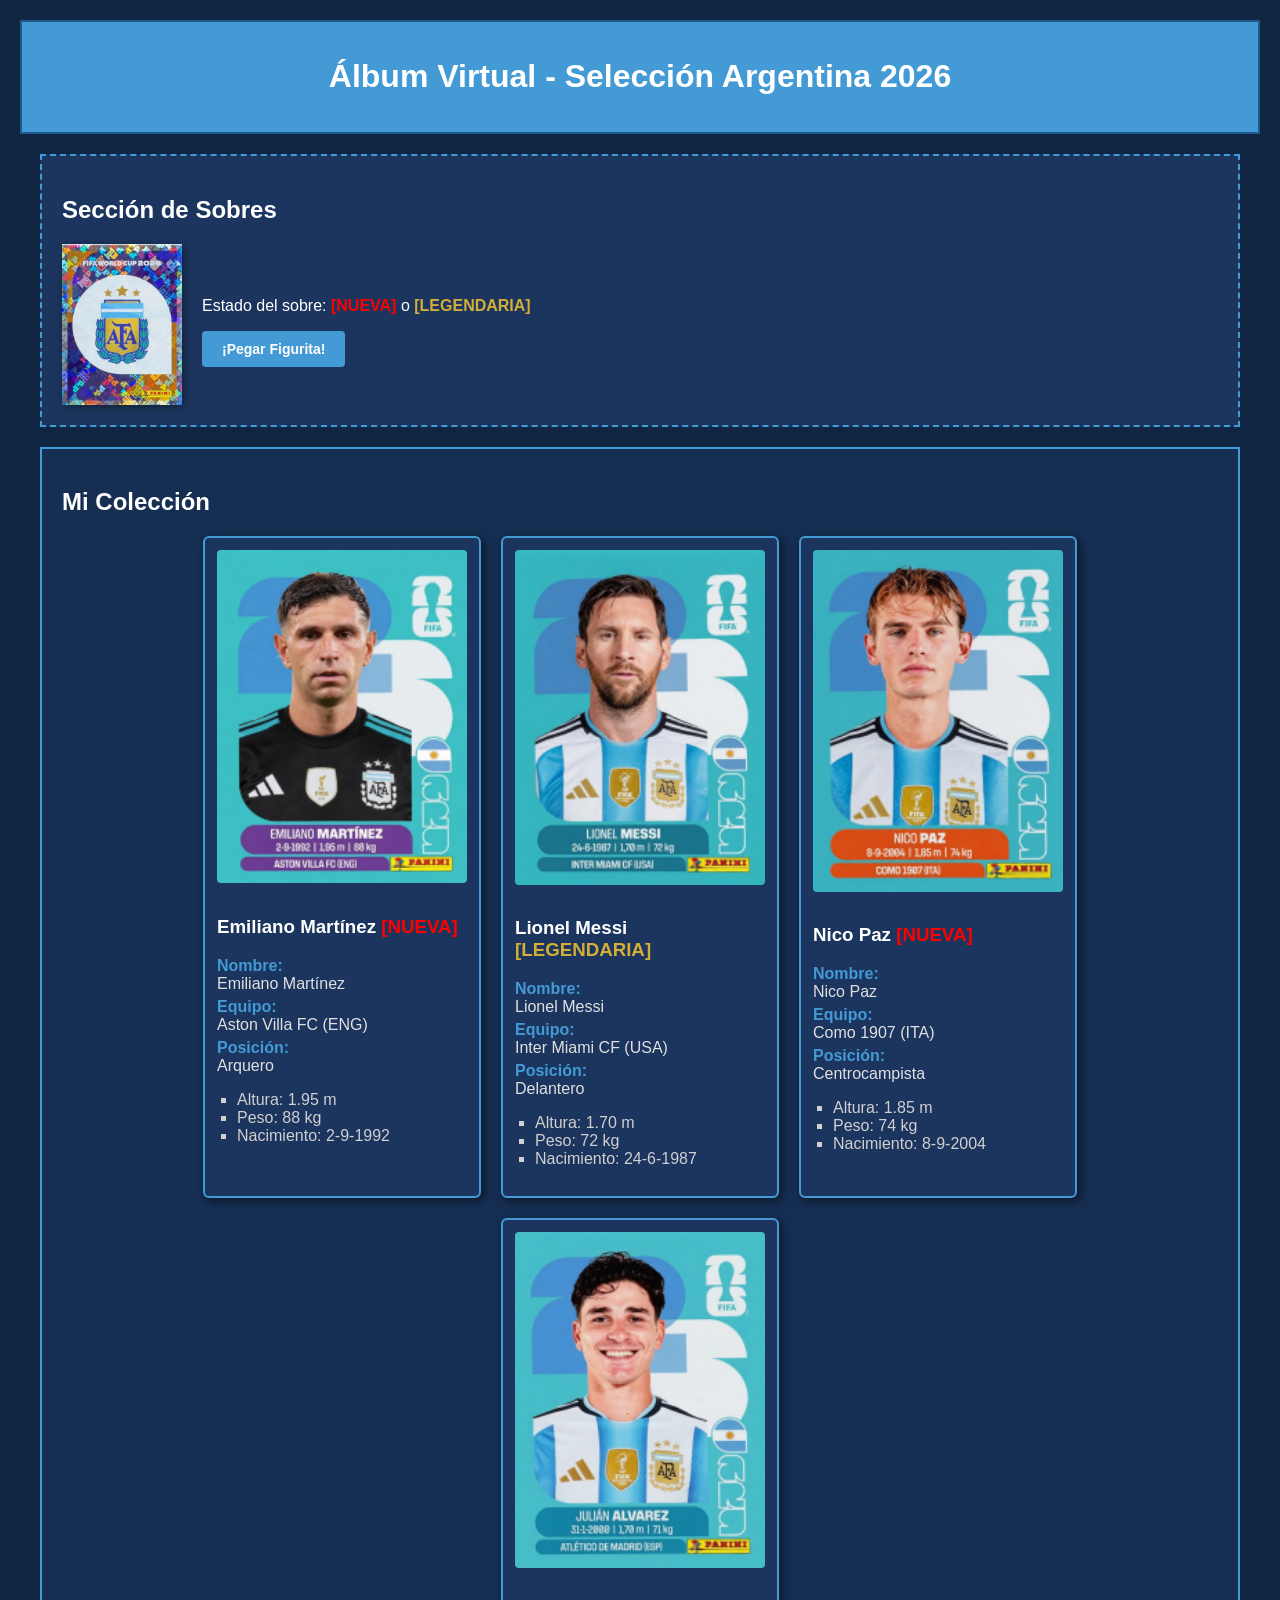
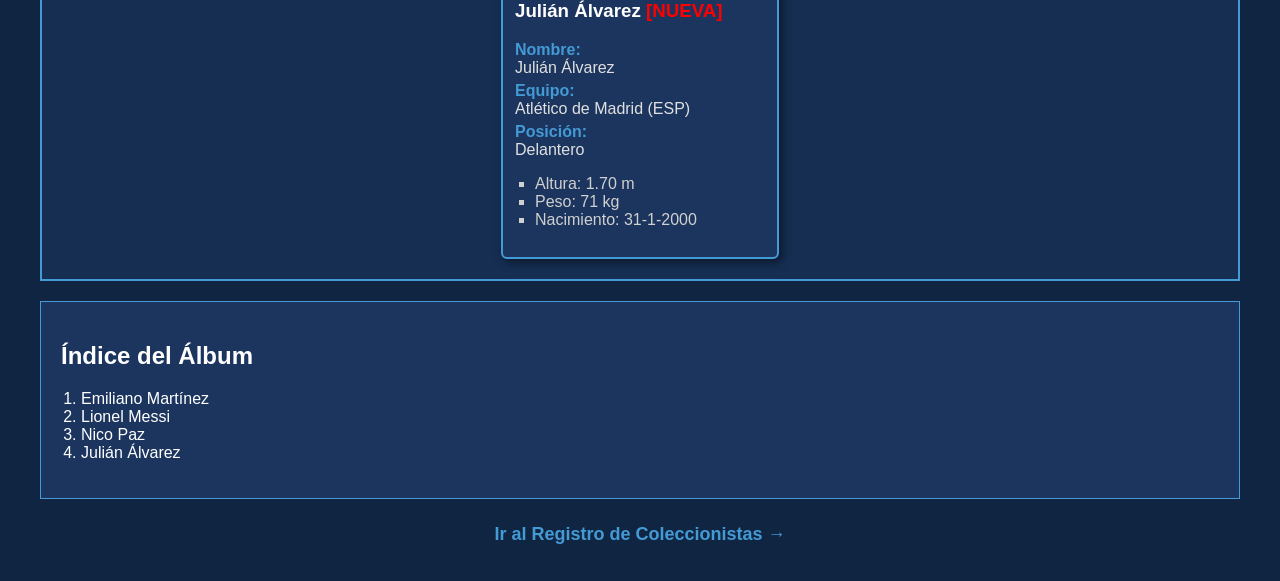
<file: index.html>
<!DOCTYPE html>
<html lang="es">
<head>
    <meta charset="UTF-8">
    <title>Mi Álbum Web - Selección Argentina 2026</title>
    <link rel="stylesheet" href="css/estilos.css">
</head>
<body>

    <header class="header-album">
        <h1>Álbum Virtual - Selección Argentina 2026</h1>
    </header>

    <main class="contenedor-principal">
        
        <section class="seccion-sobres">
            <h2>Sección de Sobres</h2>
            <div class="sobre-contenedor">
                <img src="img/paquete.png" alt="Paquete de figuritas" class="imagen-sobre">
                <div class="sobre-info">
                    <p>Estado del sobre: <span class="estado-nueva">[NUEVA]</span> o <span class="estado-legendaria">[LEGENDARIA]</span></p>
                    <a href="#" class="boton-pegar">¡Pegar Figurita!</a>
                </div>
            </div>
        </section>

        <section class="cuadrice-figuritas">
            <h2>Mi Colección</h2>
            <div class="album-grid">

                <div class="figurita-card">
                    <img src="img/dibu.png" alt="Emiliano Martínez" class="imagen-figurita">
                    <div class="info-figurita">
                        <h3>Emiliano Martínez <span class="estado-nueva">[NUEVA]</span></h3>
                        <dl class="ficha-tecnica">
                            <dt>Nombre:</dt> <dd>Emiliano Martínez</dd>
                            <dt>Equipo:</dt> <dd>Aston Villa FC (ENG)</dd>
                            <dt>Posición:</dt> <dd>Arquero</dd>
                        </dl>
                        <ul class="lista-atributos">
                            <li>Altura: 1.95 m</li>
                            <li>Peso: 88 kg</li>
                            <li>Nacimiento: 2-9-1992</li>
                        </ul>
                    </div>
                </div>

                <div class="figurita-card">
                    <img src="img/messi.png" alt="Lionel Messi" class="imagen-figurita">
                    <div class="info-figurita">
                        <h3>Lionel Messi <span class="estado-legendaria">[LEGENDARIA]</span></h3>
                        <dl class="ficha-tecnica">
                            <dt>Nombre:</dt> <dd>Lionel Messi</dd>
                            <dt>Equipo:</dt> <dd>Inter Miami CF (USA)</dd>
                            <dt>Posición:</dt> <dd>Delantero</dd>
                        </dl>
                        <ul class="lista-atributos">
                            <li>Altura: 1.70 m</li>
                            <li>Peso: 72 kg</li>
                            <li>Nacimiento: 24-6-1987</li>
                        </ul>
                    </div>
                </div>

                <div class="figurita-card">
                    <img src="img/paz.png" alt="Nico Paz" class="imagen-figurita">
                    <div class="info-figurita">
                        <h3>Nico Paz <span class="estado-nueva">[NUEVA]</span></h3>
                        <dl class="ficha-tecnica">
                            <dt>Nombre:</dt> <dd>Nico Paz</dd>
                            <dt>Equipo:</dt> <dd>Como 1907 (ITA)</dd>
                            <dt>Posición:</dt> <dd>Centrocampista</dd>
                        </dl>
                        <ul class="lista-atributos">
                            <li>Altura: 1.85 m</li>
                            <li>Peso: 74 kg</li>
                            <li>Nacimiento: 8-9-2004</li>
                        </ul>
                    </div>
                </div>

                <div class="figurita-card">
                    <img src="img/alvarez.png" alt="Julián Álvarez" class="imagen-figurita">
                    <div class="info-figurita">
                        <h3>Julián Álvarez <span class="estado-nueva">[NUEVA]</span></h3>
                        <dl class="ficha-tecnica">
                            <dt>Nombre:</dt> <dd>Julián Álvarez</dd>
                            <dt>Equipo:</dt> <dd>Atlético de Madrid (ESP)</dd>
                            <dt>Posición:</dt> <dd>Delantero</dd>
                        </dl>
                        <ul class="lista-atributos">
                            <li>Altura: 1.70 m</li>
                            <li>Peso: 71 kg</li>
                            <li>Nacimiento: 31-1-2000</li>
                        </ul>
                    </div>
                </div>

            </div>
        </section>

        <section class="seccion-indice">
            <h2>Índice del Álbum</h2>
            <ol class="lista-indice">
                <li>Emiliano Martínez</li>
                <li>Lionel Messi</li>
                <li>Nico Paz</li>
                <li>Julián Álvarez</li>
            </ol>
        </section>

        <p style="text-align: center; margin-top: 25px;">
            <a href="registro.html" style="color: #439ad4; text-decoration: none; font-weight: bold; font-size: 18px;">Ir al Registro de Coleccionistas →</a>
        </p>

    </main>

</body>
</html>
</file>
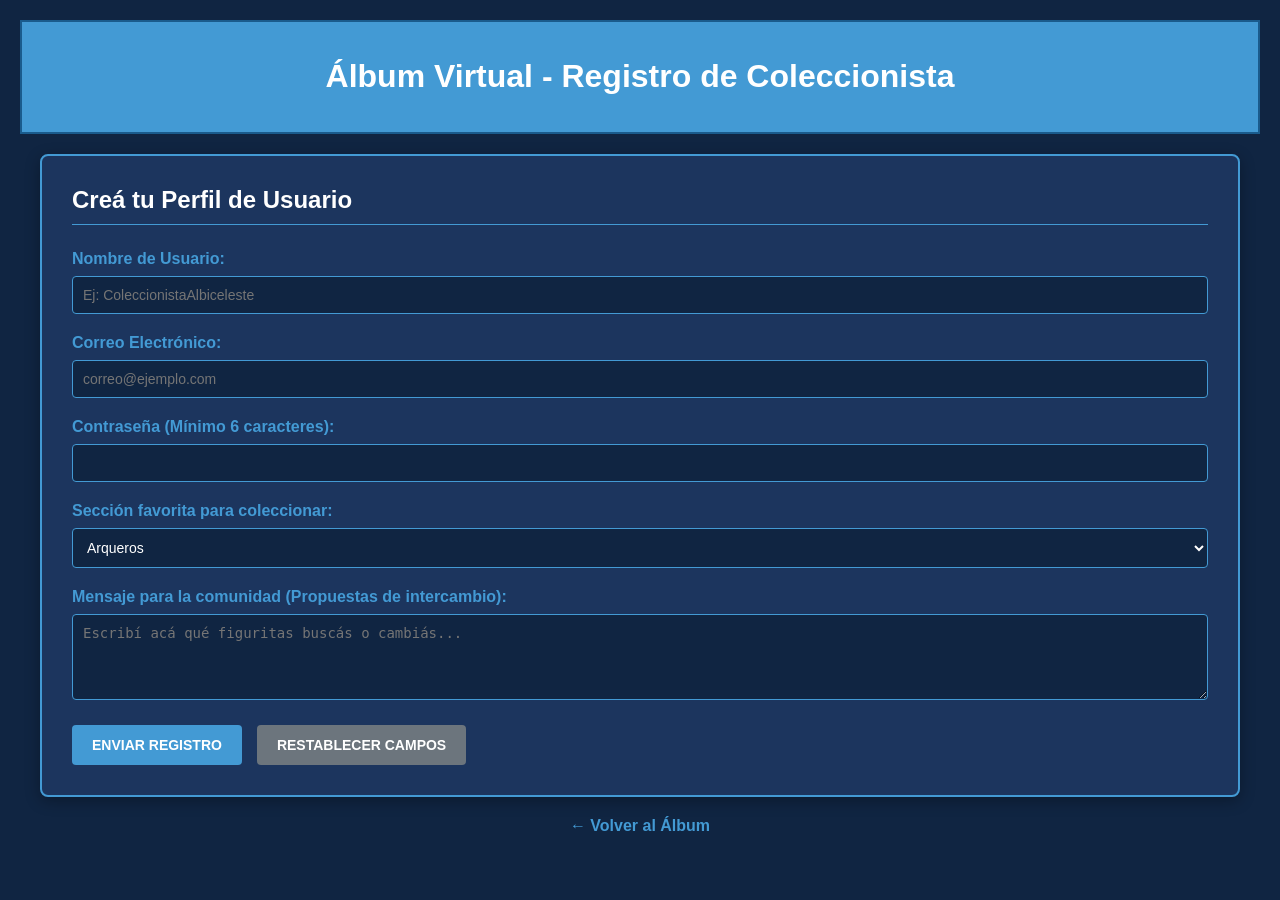
<file: registro.html>
<!DOCTYPE html>
<html lang="es">
<head>
    <meta charset="UTF-8">
    <title>Registro de Coleccionistas - Álbum Virtual</title>
    <link rel="stylesheet" href="css/estilos.css">
</head>
<body>

    <header class="header-album">
        <h1>Álbum Virtual - Registro de Coleccionista</h1>
    </header>

    <main class="contenedor-principal">
        
        <section class="seccion-formulario">
            <h2>Creá tu Perfil de Usuario</h2>
            
            <form action="#" method="POST" class="formulario-registro">
                
                <div class="campo-grupo">
                    <label for="usuario">Nombre de Usuario:</label>
                    <input type="text" id="usuario" name="usuario" required placeholder="Ej: ColeccionistaAlbiceleste">
                </div>

                <div class="campo-grupo">
                    <label for="email">Correo Electrónico:</label>
                    <input type="email" id="email" name="email" required placeholder="correo@ejemplo.com">
                </div>

                <div class="campo-grupo">
                    <label for="password">Contraseña (Mínimo 6 caracteres):</label>
                    <input type="password" id="password" name="password" minlength="6" required>
                </div>

                <div class="campo-grupo">
                    <label for="preferencia">Sección favorita para coleccionar:</label>
                    <select id="preferencia" name="preferencia">
                        <option value="arqueros">Arqueros</option>
                        <option value="defensores">Defensores</option>
                        <option value="mediocampistas">Mediocampistas</option>
                        <option value="delanteros">Delanteros</option>
                        <option value="leyendas">Figuritas Legendarias</option>
                    </select>
                </div>

                <div class="campo-grupo">
                    <label for="mensaje">Mensaje para la comunidad (Propuestas de intercambio):</label>
                    <textarea id="mensaje" name="mensaje" rows="4" placeholder="Escribí acá qué figuritas buscás o cambiás..."></textarea>
                </div>

                <div class="botones-contenedor">
                    <button type="submit" class="btn-formulario btn-enviar">Enviar Registro</button>
                    <button type="reset" class="btn-formulario btn-restablecer">Restablecer Campos</button>
                </div>

            </form>
        </section>

        <p style="text-align: center; margin-top: 20px;">
            <a href="index.html" style="color: #439ad4; text-decoration: none; font-weight: bold;">← Volver al Álbum</a>
        </p>

    </main>

</body>
</html>
</file>
<file: css/estilos.css>
/* ==========================================
   CONFIGURACIÓN BASE Y HOJA GENERAL
   ========================================== */
body {
    font-family: Arial, sans-serif;
    background-color: #102542; /* Tu color asignado oscuro */
    color: #ffffff; 
    margin: 0;
    padding: 20px;
}

.contenedor-principal {
    max-width: 1200px;
    margin: 0 auto;
}

/* Header */
.header-album {
    background-color: #439ad4;
    color: white;
    text-align: center;
    padding: 15px;
    margin-bottom: 20px;
    border: 2px solid #1a5b8c;
}

/* Sección de Sobres */
.seccion-sobres {
    background-color: #1c355e; 
    border: 2px dashed #439ad4;
    padding: 20px;
    margin-bottom: 20px;
}

.sobre-contenedor {
    display: flex;
    align-items: center;
    gap: 20px;
}

.imagen-sobre {
    width: 120px;
    height: auto;
    box-shadow: 2px 2px 8px rgba(0,0,0,0.4);
}

/* Cuadrícula estilo Álbum */
.cuadrice-figuritas {
    background-color: #152e52; 
    border: 2px solid #439ad4;
    padding: 20px;
    margin-bottom: 20px;
}

.album-grid {
    display: flex;
    flex-wrap: wrap;
    gap: 20px;
    justify-content: center;
}

/* TARJETA CORREGIDA: Fondo oscuro integrado con la app */
.figurita-card {
    background-color: #1c355e; /* Cambiado de blanco a azul intermedio */
    color: #ffffff;            /* Texto de la tarjeta en blanco */
    border: 2px solid #439ad4; /* Bordes celestes estilo cromo */
    padding: 12px;
    width: 250px;
    box-shadow: 3px 3px 10px rgba(0,0,0,0.5);
    border-radius: 6px;
}

.imagen-figurita {
    width: 100%;
    height: auto;
    border-radius: 4px;
    margin-bottom: 10px;
}

/* Formateo de las etiquetas SPAN */
.estado-nueva {
    color: #ff0000;
    font-weight: bold;
}

.estado-legendaria {
    color: #d4af37;
    font-weight: bold;
}

/* Listas del TP06 */
.ficha-tecnica dt {
    font-weight: bold;
    color: #439ad4; /* Celeste claro para que resalte */
    margin-top: 5px;
}

.ficha-tecnica dd {
    margin-left: 0;
    margin-bottom: 5px;
    color: #e0e0e0;
}

.lista-atributos {
    list-style-type: square; /* Viñeta personalizada */
    padding-left: 20px;
    color: #d0d0d0;
}

.seccion-indice {
    background-color: #1c355e;
    border: 1px solid #439ad4;
    padding: 20px;
}

.lista-indice {
    padding-left: 20px;
}

/* Botón interactivo "Pegar Figurita" */
.boton-pegar {
    display: inline-block;
    background-color: #439ad4;
    color: white;
    padding: 10px 20px;
    text-decoration: none;
    font-weight: bold;
    font-size: 14px;
    border-radius: 4px;
    transition: all 0.2s ease-in-out;
}

.boton-pegar:hover {
    background-color: #1a5b8c;
    font-size: 18px;
}

/* ==========================================
   ESTILOS COMPLEMENTARIOS - TP N° 7
   ========================================== */
.seccion-formulario {
    background-color: #1c355e; 
    border: 2px solid #439ad4;
    padding: 30px;
    border-radius: 8px;
    box-shadow: 0 4px 15px rgba(0,0,0,0.3);
}

.seccion-formulario h2 {
    margin-top: 0;
    margin-bottom: 25px;
    border-bottom: 1px solid #439ad4;
    padding-bottom: 10px;
}

.campo-grupo {
    margin-bottom: 20px; /* Separación externa requerida */
    display: flex;
    flex-direction: column;
    gap: 8px;
}

.campo-grupo label {
    font-weight: bold;
    color: #439ad4;
}

.campo-grupo input, 
.campo-grupo select, 
.campo-grupo textarea {
    padding: 10px; /* Espaciado interior requerido */
    border: 1px solid #439ad4;
    border-radius: 4px;
    background-color: #102542; 
    color: white;
    font-size: 14px;
}

.campo-grupo input:focus, 
.campo-grupo select:focus, 
.campo-grupo textarea:focus {
    outline: none;
    border-color: white;
}

.botones-contenedor {
    display: flex;
    gap: 15px;
    margin-top: 25px;
}

/* Botones con mayúsculas y puntero de mano */
.btn-formulario {
    padding: 12px 20px;
    font-weight: bold;
    border: none;
    border-radius: 4px;
    font-size: 14px;
    text-transform: uppercase; /* Texto en MAYÚSCULAS obligado */
    cursor: pointer;          /* Puntero tipo MANITO obligado */
    transition: background-color 0.2s ease;
}

.btn-enviar {
    background-color: #439ad4;
    color: white;
}

.btn-enviar:hover {
    background-color: #1a5b8c;
}

.btn-restablecer {
    background-color: #6c757d;
    color: white;
}

.btn-restablecer:hover {
    background-color: #495057;
}
</file>
